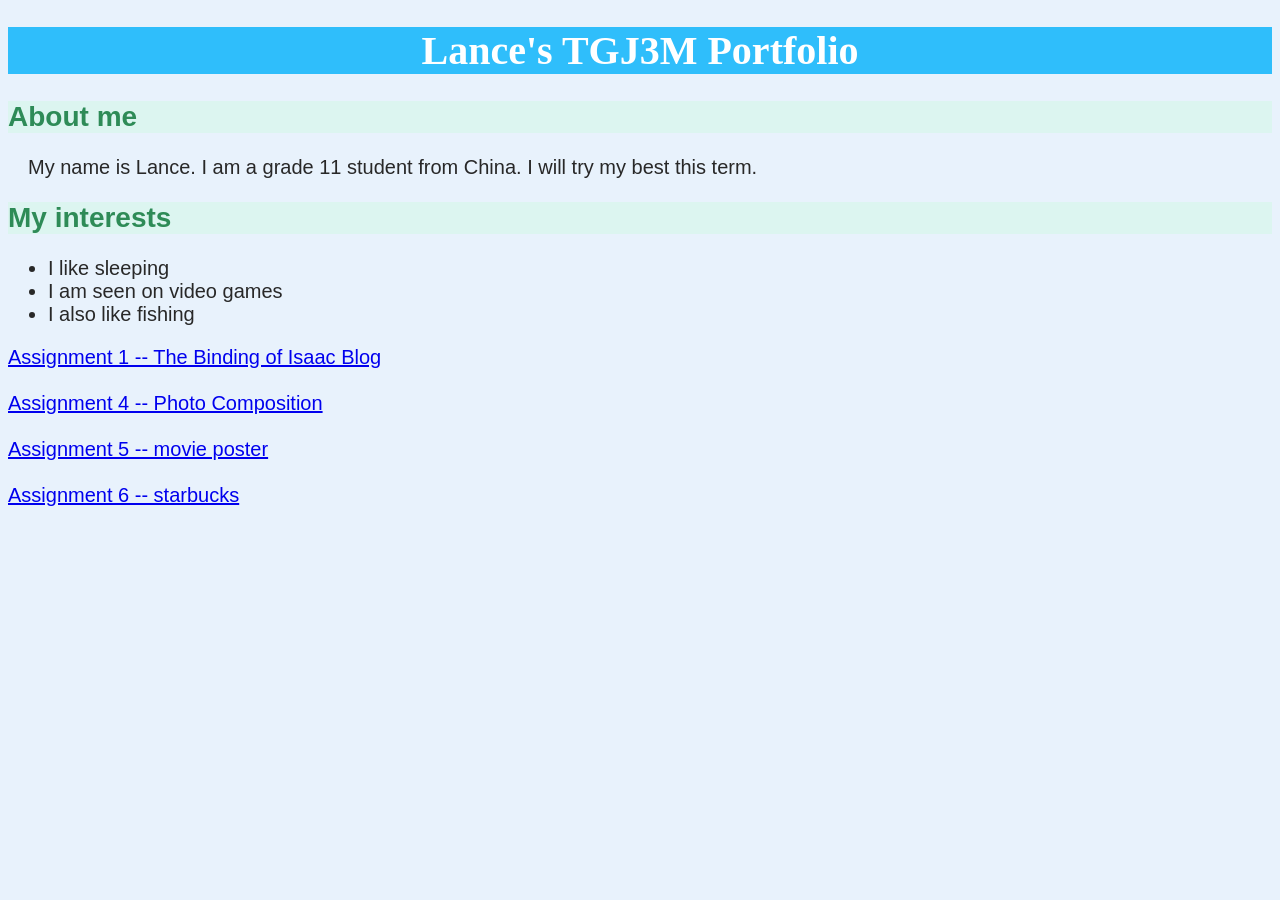
<file: index.html>
<!DOCTYPE html>
<html lang="en">

<head>
<title>Portfolio</title>
<link rel="stylesheet" href="styles.css">
</head>

<body>

<h1>Lance's TGJ3M Portfolio</h1>
<h2>About me</h2>
<p>My name is Lance. I am a grade 11 student from China. I will try my best this term.</p>
<h2>My interests</h2>
<ul>
<li>I like sleeping </li>
<li>I am seen on video games</li>
<li>I also like fishing</li> 
</ul>
<a href="isaac.html">Assignment 1 -- The Binding of Isaac Blog</a>
<br><br>
<a href="assignment4.html">Assignment 4 -- Photo Composition</a>
<br><br>
<a href="assignment5.html">Assignment 5 -- movie poster</a>
<br><br>
<a href="assignment6.html">Assignment 6 -- starbucks</a>

  
</body>

</html>
</file>
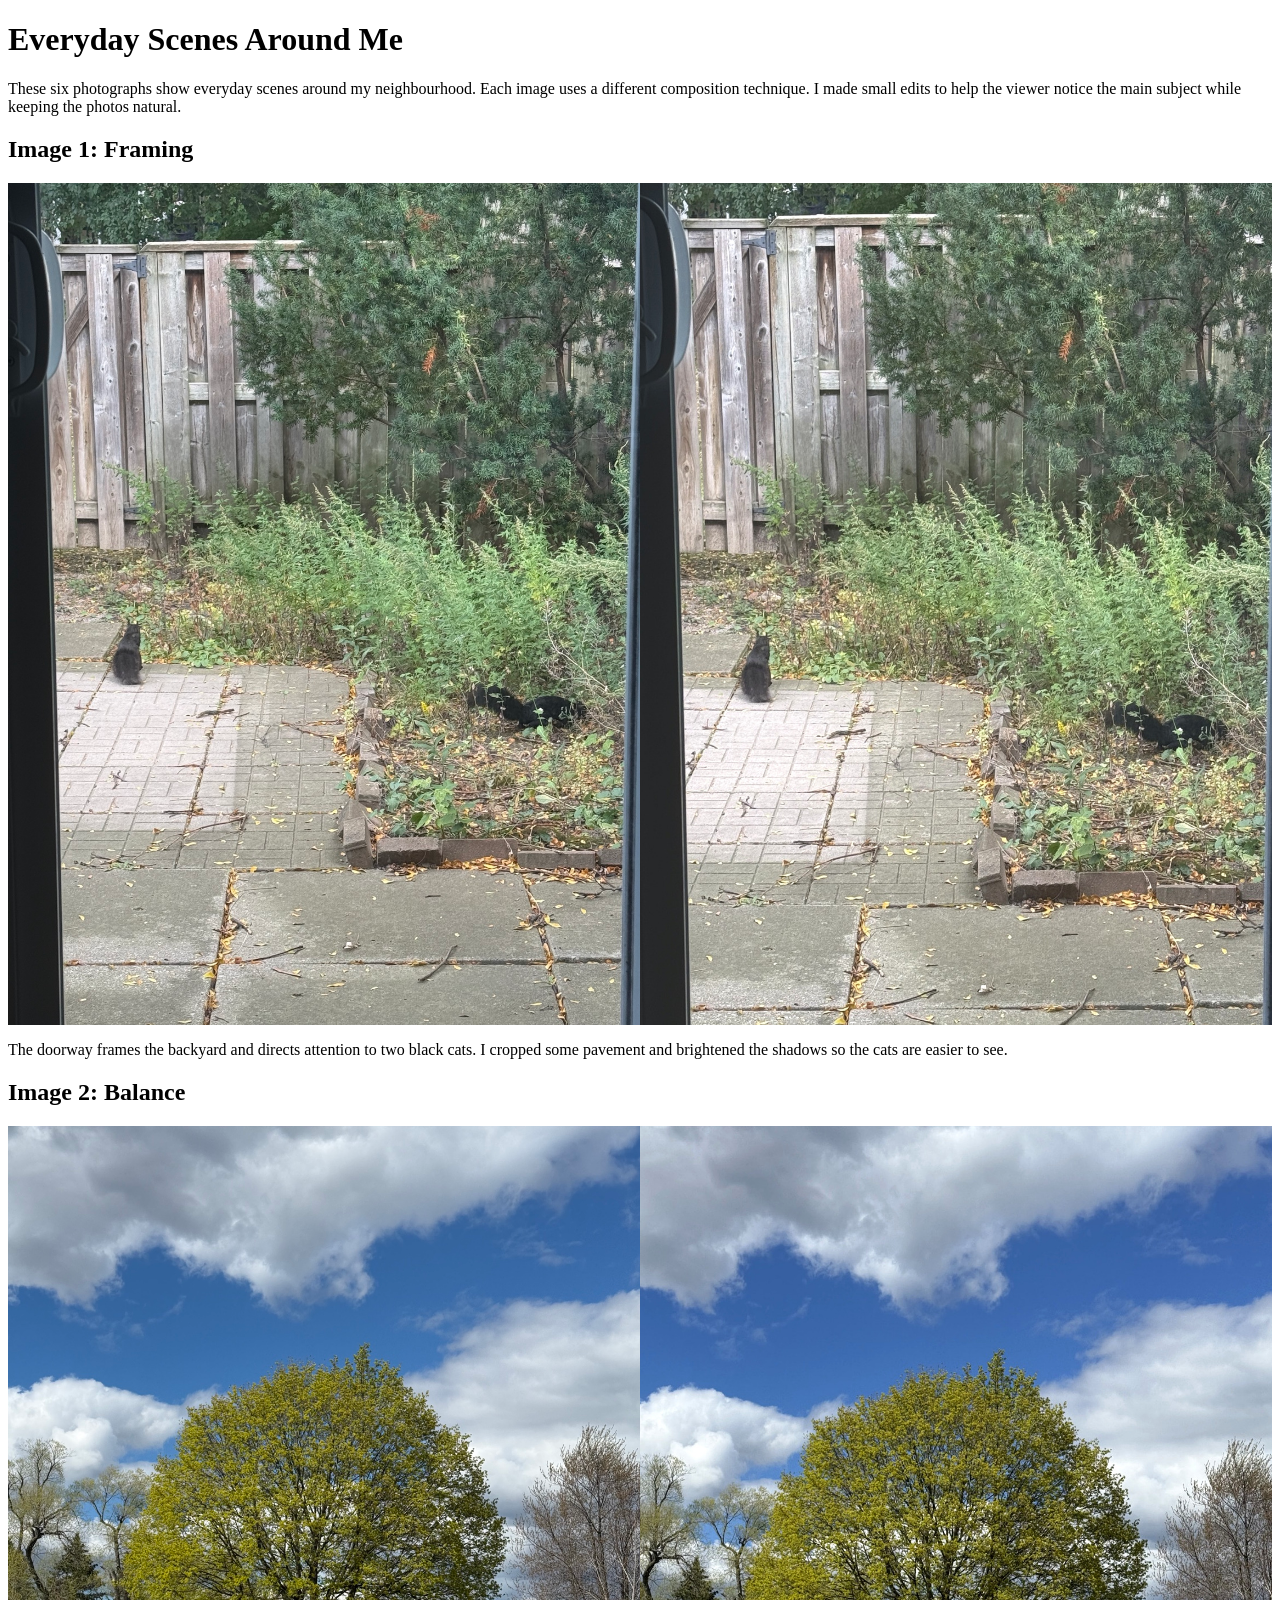
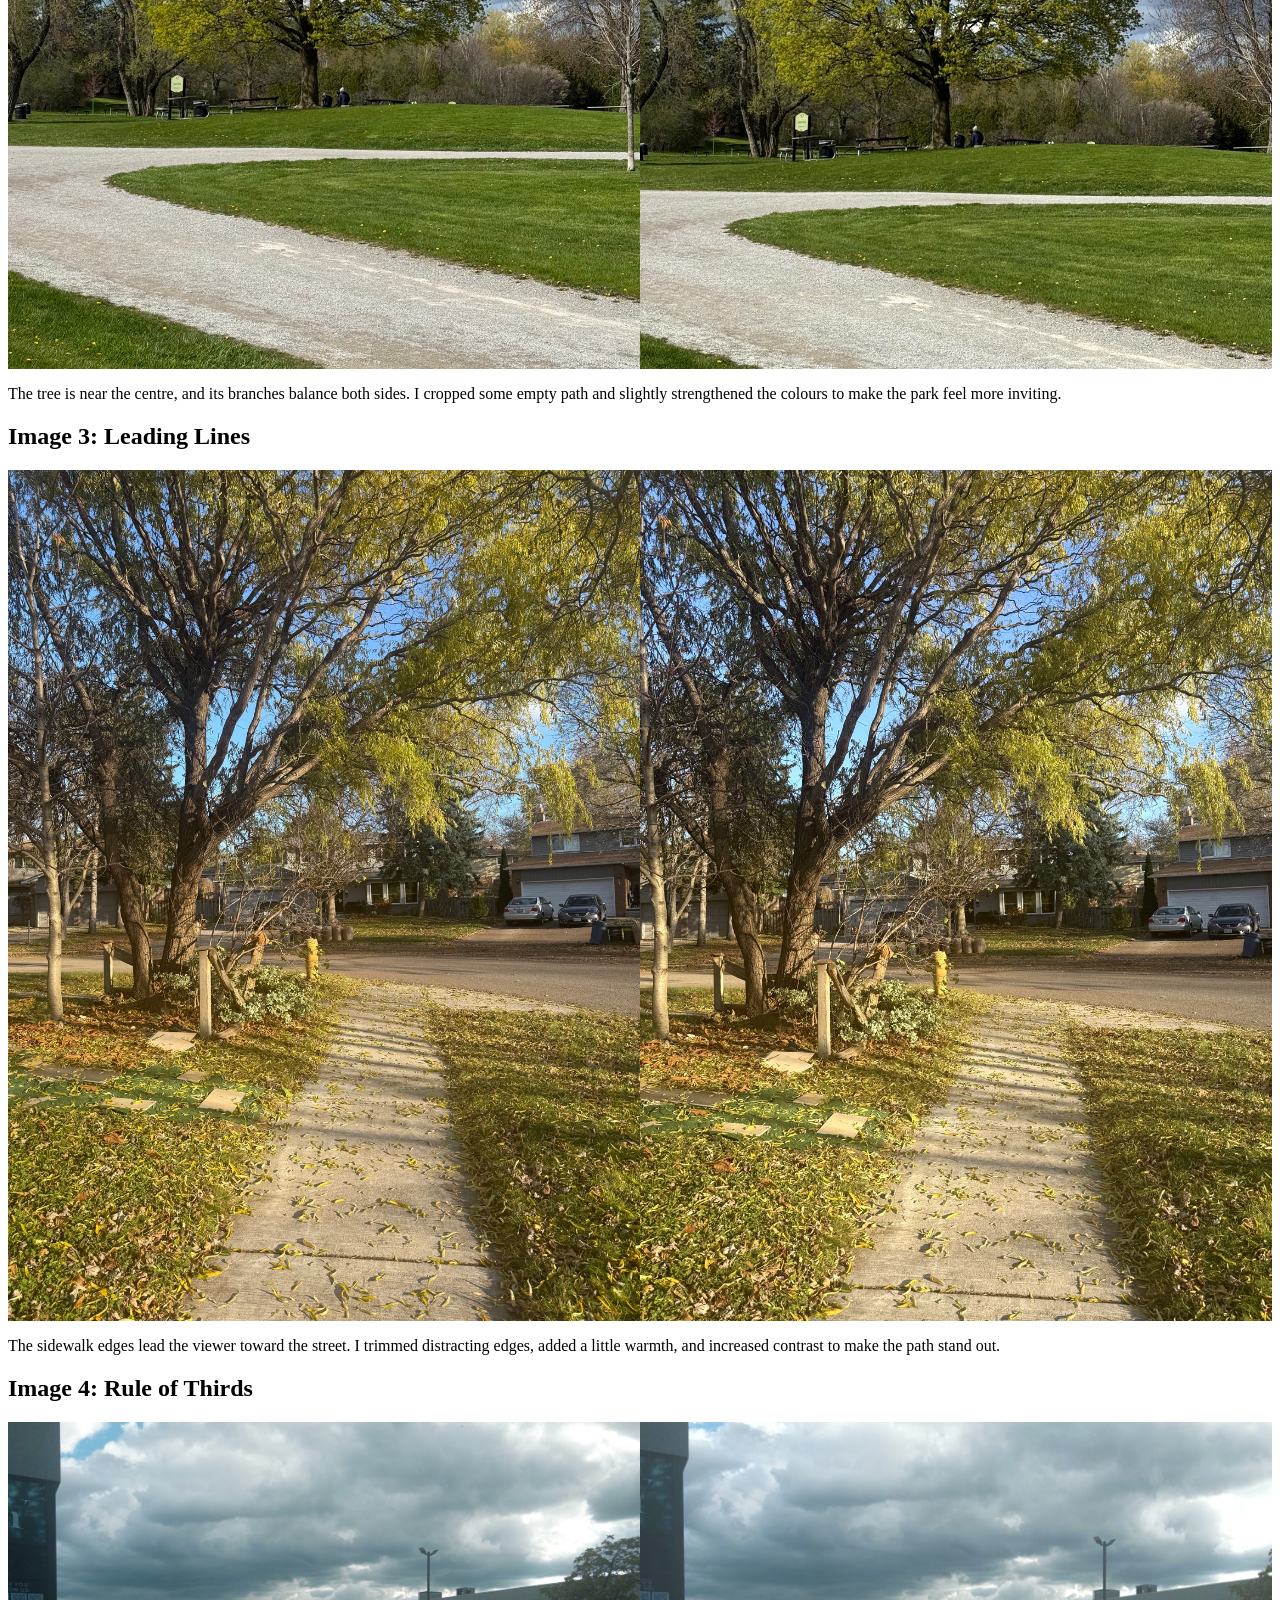
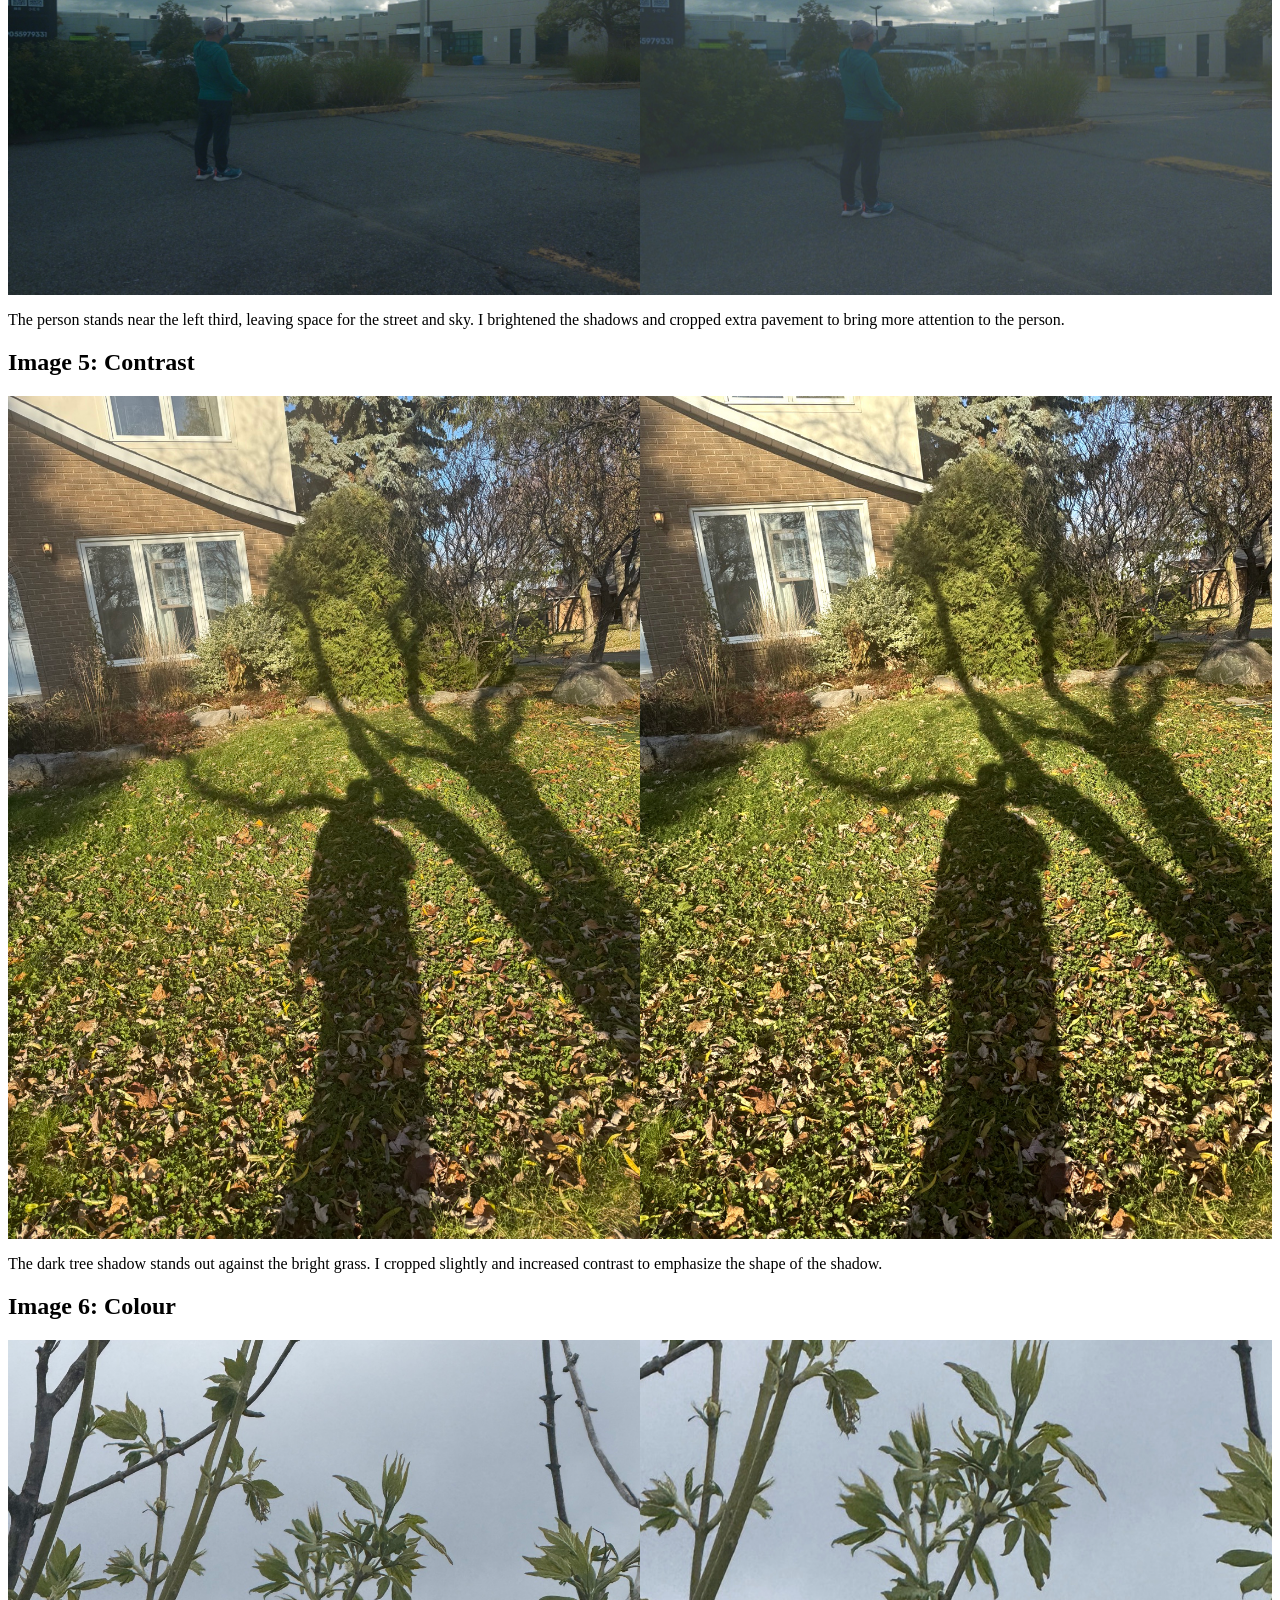
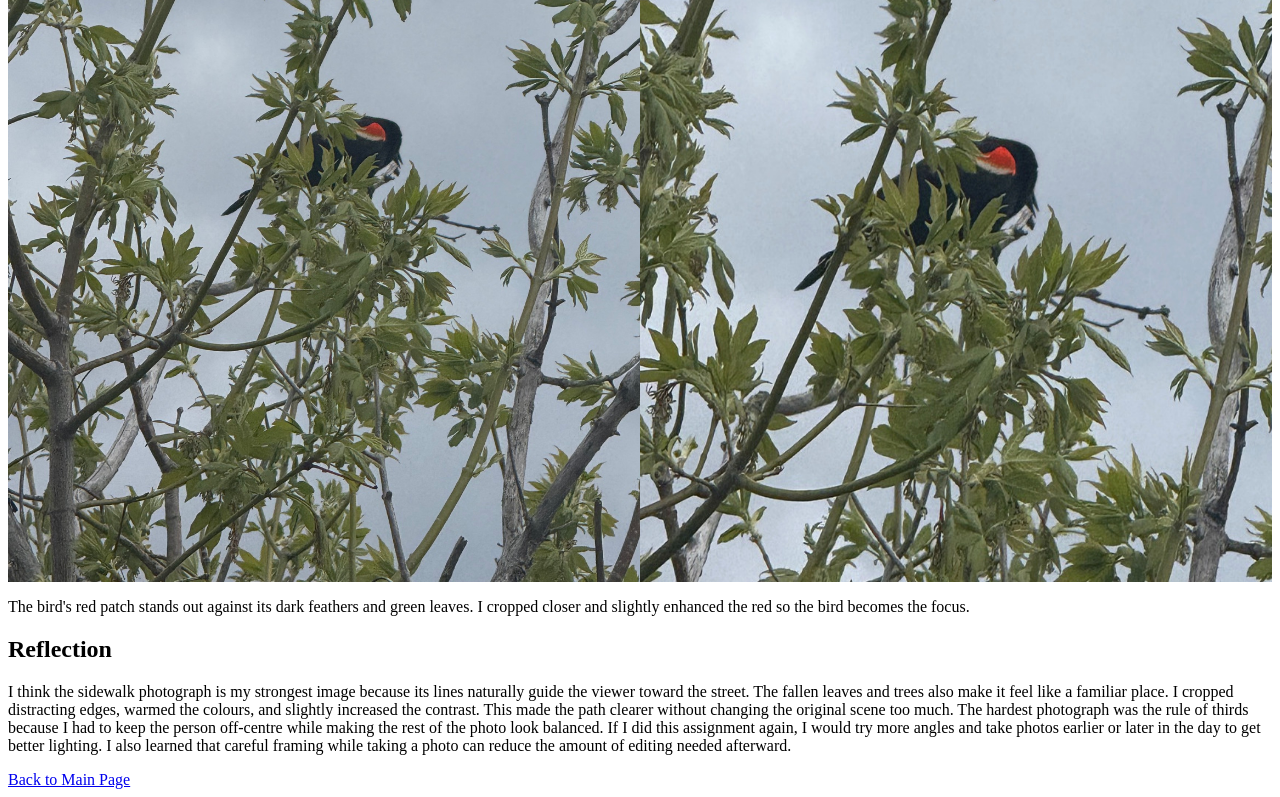
<file: assignment4.html>
<!DOCTYPE html>
<html lang="en">

<head>
    <title>Assignment 4: Photo Composition</title>
</head>

<body>

<h1>Everyday Scenes Around Me</h1>

<p>
These six photographs show everyday scenes around my
neighbourhood. Each image uses a different composition
technique. I made small edits to help the viewer notice
the main subject while keeping the photos natural.
</p>

<h2>Image 1: Framing</h2>

<div style="display: flex; margin: 0px;">
    <img src="photo/01_framing_original.jpg"
         alt="Original framing photo" style="width: 50%;">
    <img src="photo/01_framing_edited.jpg"
         alt="Edited framing photo" style="width: 50%;">
</div>

<p>
The doorway frames the backyard and directs attention
to two black cats. I cropped some pavement and brightened
the shadows so the cats are easier to see.
</p>


<h2>Image 2: Balance</h2>

<div style="display: flex; margin: 0px;">
    <img src="photo/02_balance_original.jpg"
         alt="Original balance photo" style="width: 50%;">
    <img src="photo/02_balance_edited.jpg"
         alt="Edited balance photo" style="width: 50%;">
</div>

<p>
The tree is near the centre, and its branches balance
both sides. I cropped some empty path and slightly
strengthened the colours to make the park feel more inviting.
</p>


<h2>Image 3: Leading Lines</h2>

<div style="display: flex; margin: 0px;">
    <img src="photo/03_leading-lines_original.jpg"
         alt="Original leading lines photo" style="width: 50%;">
    <img src="photo/03_leading-lines_edited.jpg"
         alt="Edited leading lines photo" style="width: 50%;">
</div>

<p>
The sidewalk edges lead the viewer toward the street.
I trimmed distracting edges, added a little warmth,
and increased contrast to make the path stand out.
</p>


<h2>Image 4: Rule of Thirds</h2>

<div style="display: flex; margin: 0px;">
    <img src="photo/04_rule-of-thirds_original.jpg"
         alt="Original rule of thirds photo" style="width: 50%;">
    <img src="photo/04_rule-of-thirds_edited.jpg"
         alt="Edited rule of thirds photo" style="width: 50%;">
</div>

<p>
The person stands near the left third, leaving space
for the street and sky. I brightened the shadows and
cropped extra pavement to bring more attention to the person.
</p>


<h2>Image 5: Contrast</h2>

<div style="display: flex; margin: 0px;">
    <img src="photo/05_contrast_original.jpg"
         alt="Original contrast photo" style="width: 50%;">
    <img src="photo/05_contrast_edited.jpg"
         alt="Edited contrast photo" style="width: 50%;">
</div>

<p>
The dark tree shadow stands out against the bright grass.
I cropped slightly and increased contrast to emphasize
the shape of the shadow.
</p>


<h2>Image 6: Colour</h2>

<div style="display: flex; margin: 0px;">
    <img src="photo/06_colour_original.jpg"
         alt="Original colour photo" style="width: 50%;">
    <img src="photo/06_colour_edited.jpg"
         alt="Edited colour photo" style="width: 50%;">
</div>

<p>
The bird's red patch stands out against its dark feathers
and green leaves. I cropped closer and slightly enhanced
the red so the bird becomes the focus.
</p>


<h2>Reflection</h2>

<p>
I think the sidewalk photograph is my strongest image
because its lines naturally guide the viewer toward
the street. The fallen leaves and trees also make it
feel like a familiar place. I cropped distracting edges,
warmed the colours, and slightly increased the contrast.
This made the path clearer without changing the original
scene too much.

The hardest photograph was the rule of thirds because
I had to keep the person off-centre while making the
rest of the photo look balanced.

If I did this assignment again, I would try more angles
and take photos earlier or later in the day to get better
lighting. I also learned that careful framing while
taking a photo can reduce the amount of editing needed
afterward.
</p>
<a href="index.html">Back to Main Page</a>
</body>
</html>
</file>
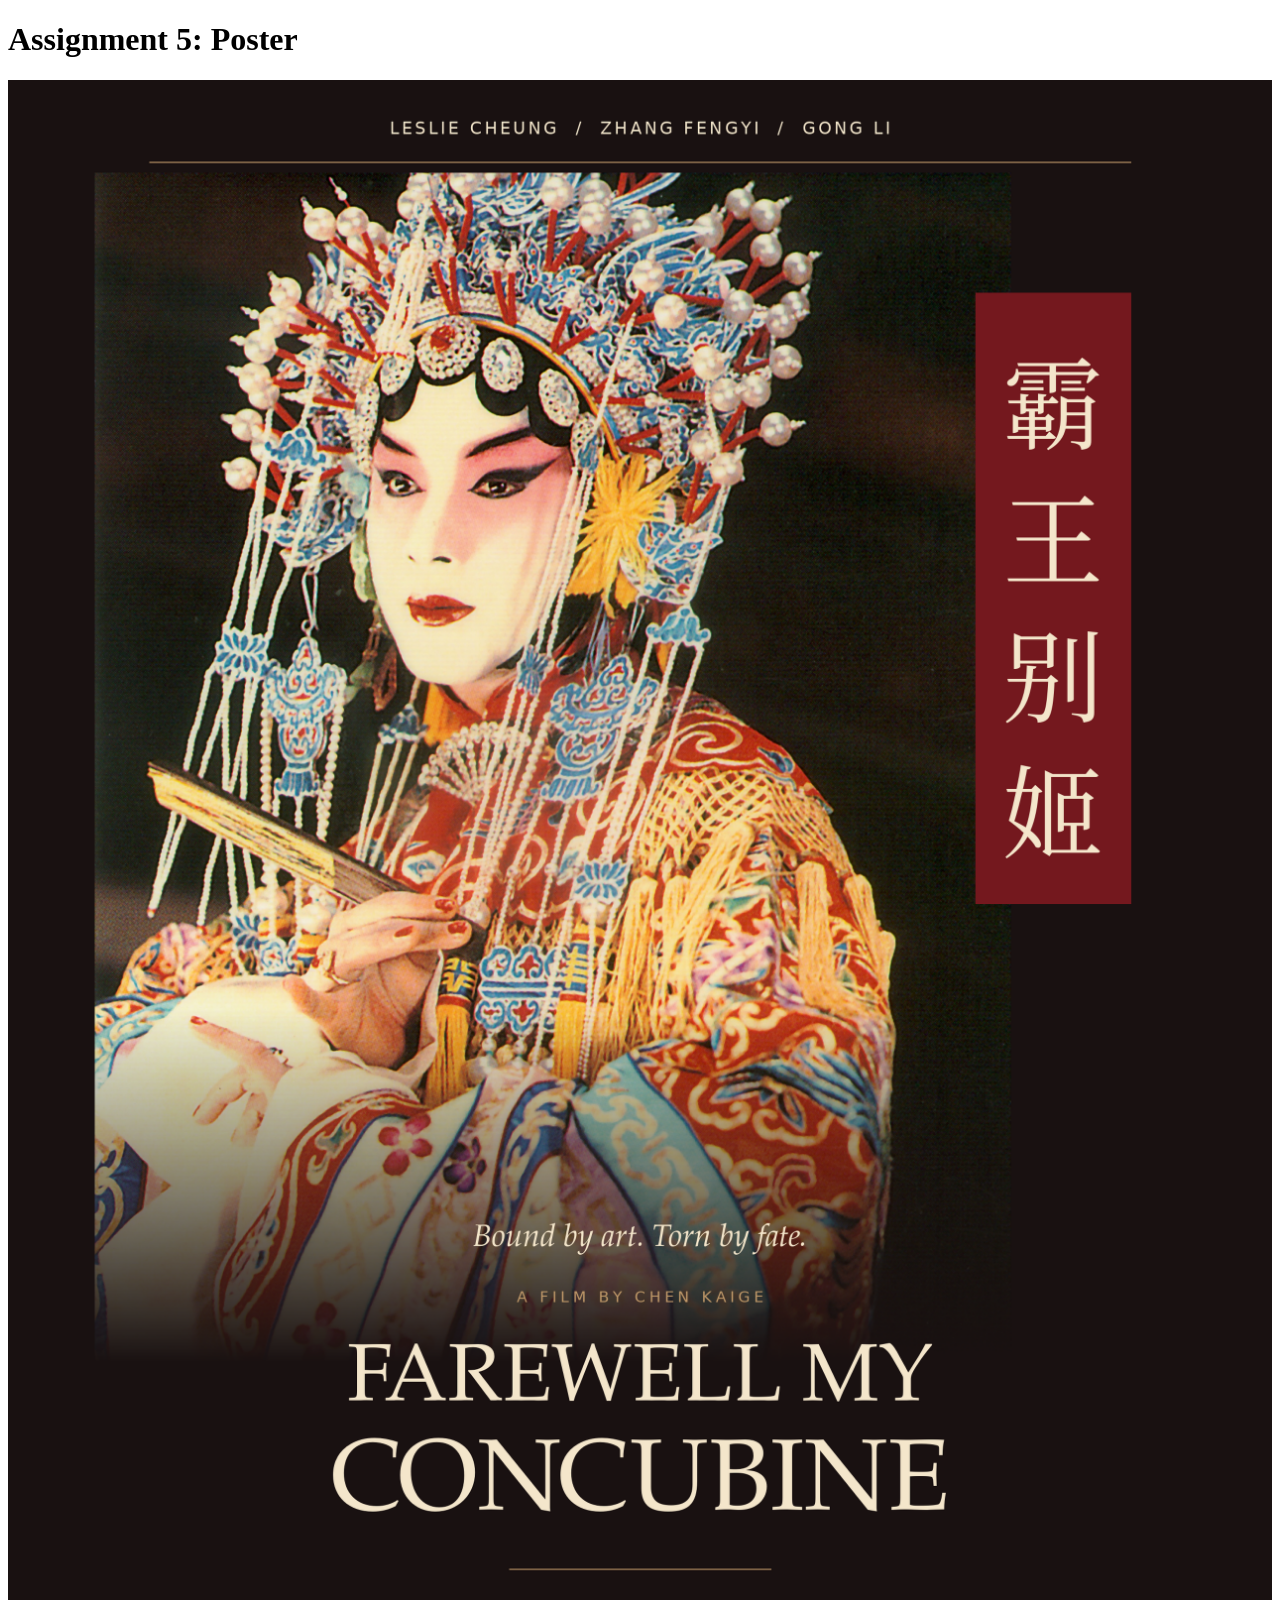
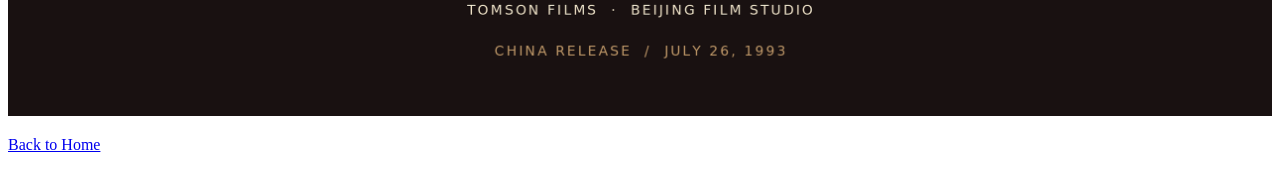
<file: assignment5.html>
<!DOCTYPE html>
<html lang="en">

<head>
    <title>Assignment 5</title>
</head>

<body>

<h1>Assignment 5: Poster</h1>

<img src="photo/Poster_Letter.png"
     alt="Assignment 5 Poster"
     style="width:100%;">

<p>
<a href="index.html">Back to Home</a>
</p>

</body>

</html>
</file>
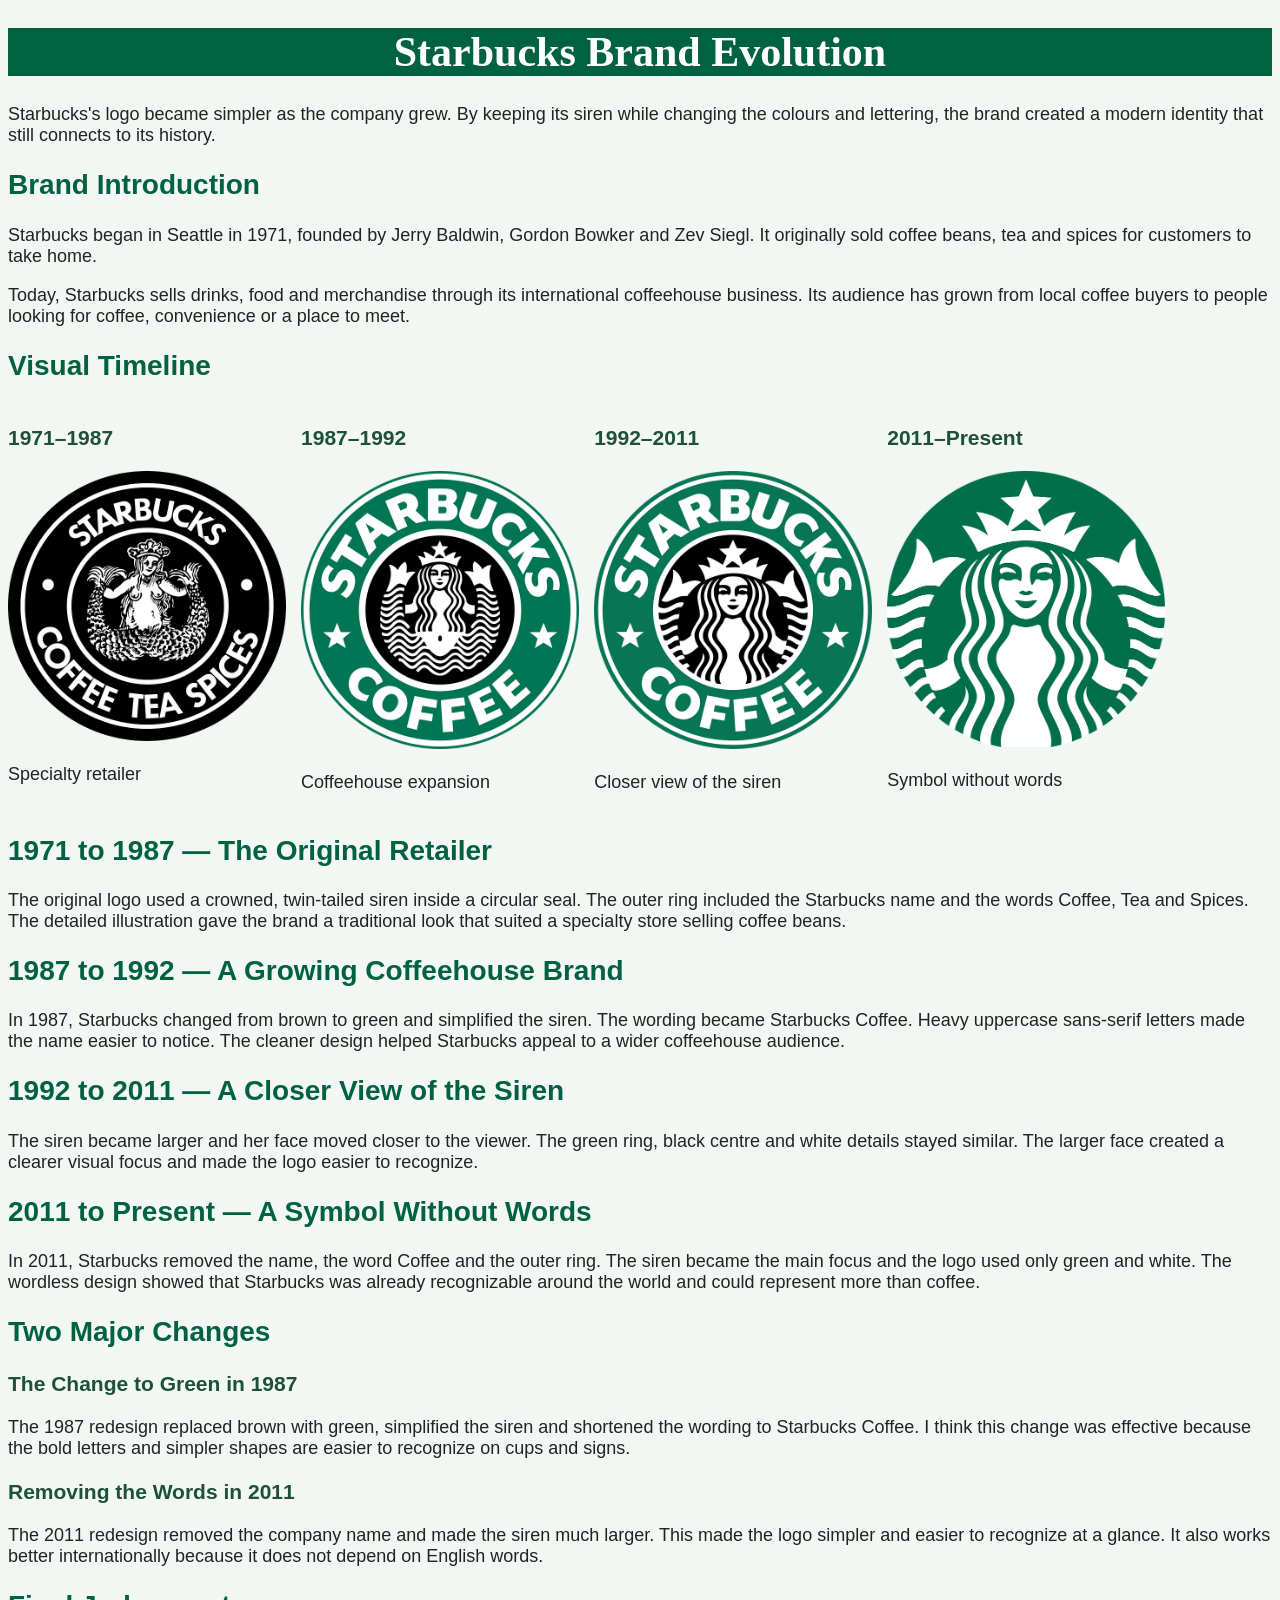
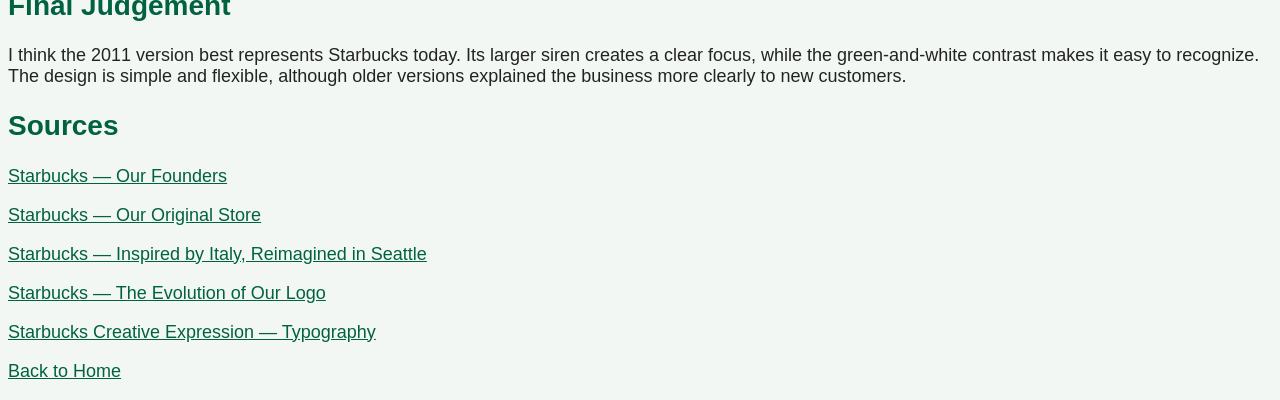
<file: assignment6.html>
<!DOCTYPE html>
<html lang="en">

<head>
    <title>Assignment 6: Starbucks Brand Evolution</title>
    <link rel="stylesheet" href="starbucks.css">
</head>

<body>

<h1>Starbucks Brand Evolution</h1>

<p>
Starbucks's logo became simpler as the company grew. By keeping its siren
while changing the colours and lettering, the brand created a modern identity
that still connects to its history.
</p>

<h2>Brand Introduction</h2>

<p>
Starbucks began in Seattle in 1971, founded by Jerry Baldwin, Gordon Bowker
and Zev Siegl. It originally sold coffee beans, tea and spices for customers
to take home.
</p>

<p>
Today, Starbucks sells drinks, food and merchandise through its international
coffeehouse business. Its audience has grown from local coffee buyers to people
looking for coffee, convenience or a place to meet.
</p>

<h2>Visual Timeline</h2>

<div style="display: flex; gap: 15px; flex-wrap: wrap;">
    <div style="width: 22%;">
        <h3>1971–1987</h3>
        <img src="photo/starbucks_1971.png"
             alt="Starbucks logo used from 1971 to 1987"
             style="width:100%;">
        <p>Specialty retailer</p>
    </div>

    <div style="width: 22%;">
        <h3>1987–1992</h3>
        <img src="photo/starbucks_1987.png"
             alt="Starbucks logo used from 1987 to 1992"
             style="width:100%;">
        <p>Coffeehouse expansion</p>
    </div>

    <div style="width: 22%;">
        <h3>1992–2011</h3>
        <img src="photo/starbucks_1992.png"
             alt="Starbucks logo used from 1992 to 2011"
             style="width:100%;">
        <p>Closer view of the siren</p>
    </div>

    <div style="width: 22%;">
        <h3>2011–Present</h3>
        <img src="photo/starbucks_2011.png"
             alt="Current Starbucks siren logo"
             style="width:100%;">
        <p>Symbol without words</p>
    </div>
</div>

<h2>1971 to 1987 — The Original Retailer</h2>

<p>
The original logo used a crowned, twin-tailed siren inside a circular seal.
The outer ring included the Starbucks name and the words Coffee, Tea and Spices.
The detailed illustration gave the brand a traditional look that suited a
specialty store selling coffee beans.
</p>

<h2>1987 to 1992 — A Growing Coffeehouse Brand</h2>

<p>
In 1987, Starbucks changed from brown to green and simplified the siren.
The wording became Starbucks Coffee. Heavy uppercase sans-serif letters made
the name easier to notice. The cleaner design helped Starbucks appeal to a
wider coffeehouse audience.
</p>

<h2>1992 to 2011 — A Closer View of the Siren</h2>

<p>
The siren became larger and her face moved closer to the viewer. The green
ring, black centre and white details stayed similar. The larger face created
a clearer visual focus and made the logo easier to recognize.
</p>

<h2>2011 to Present — A Symbol Without Words</h2>

<p>
In 2011, Starbucks removed the name, the word Coffee and the outer ring.
The siren became the main focus and the logo used only green and white.
The wordless design showed that Starbucks was already recognizable around
the world and could represent more than coffee.
</p>

<h2>Two Major Changes</h2>

<h3>The Change to Green in 1987</h3>

<p>
The 1987 redesign replaced brown with green, simplified the siren and shortened
the wording to Starbucks Coffee. I think this change was effective because the
bold letters and simpler shapes are easier to recognize on cups and signs.
</p>

<h3>Removing the Words in 2011</h3>

<p>
The 2011 redesign removed the company name and made the siren much larger.
This made the logo simpler and easier to recognize at a glance. It also works
better internationally because it does not depend on English words.
</p>

<h2>Final Judgement</h2>

<p>
I think the 2011 version best represents Starbucks today. Its larger siren
creates a clear focus, while the green-and-white contrast makes it easy to
recognize. The design is simple and flexible, although older versions explained
the business more clearly to new customers.
</p>

<h2>Sources</h2>

<p>
<a href="https://about.starbucks.com/history/our-founders/">
Starbucks — Our Founders
</a>
</p>

<p>
<a href="https://about.starbucks.com/history/our-original-store/">
Starbucks — Our Original Store
</a>
</p>

<p>
<a href="https://about.starbucks.com/about-us/">
Starbucks — Inspired by Italy, Reimagined in Seattle
</a>
</p>

<p>
<a href="https://about.starbucks.com/history/the-evolution-of-our-logo/">
Starbucks — The Evolution of Our Logo
</a>
</p>

<p>
<a href="https://creative.starbucks.com/typography/">
Starbucks Creative Expression — Typography
</a>
</p>
<p>
<a href="index.html">Back to Home</a>
</p>

</body>
</html>
</file>
<file: styles.css>
body {
    color: rgb(40, 40, 40);
    font-size: 20px;
    font-family: Arial, Helvetica, sans-serif;
}

h1 {
    color: rgb(255, 255, 255);
    font-size: 40px;
    background-color: rgb(47, 190, 251);
    font-family: Georgia, 'Times New Roman', Times, serif;
    text-align: center;
}

h2 {
    color: seagreen;
    font-size: 28px;
    background-color: rgb(220, 245, 240);
    font-family: Verdana, Geneva, Tahoma, sans-serif;
}

html {
    background-color: rgb(232, 242, 252);
}

p {
    text-indent: 1em;
}
</file>
<file: starbucks.css>
html {
    background-color: rgb(242, 247, 244);
}

body {
    color: rgb(35, 35, 35);
    font-family: Arial, Helvetica, sans-serif;
    font-size: 18px;
}

h1 {
    color: white;
    background-color: rgb(0, 98, 65);
    font-family: Georgia, 'Times New Roman', Times, serif;
    font-size: 42px;
    text-align: center;
}

h2 {
    color: rgb(0, 98, 65);
    font-family: Arial, Helvetica, sans-serif;
    font-size: 28px;
}

h3 {
    color: rgb(30, 80, 60);
    font-family: Arial, Helvetica, sans-serif;
    font-size: 21px;
}

p {
    font-size: 18px;
}

a {
    color: rgb(0, 98, 65);
    font-size: 18px;
}
</file>
